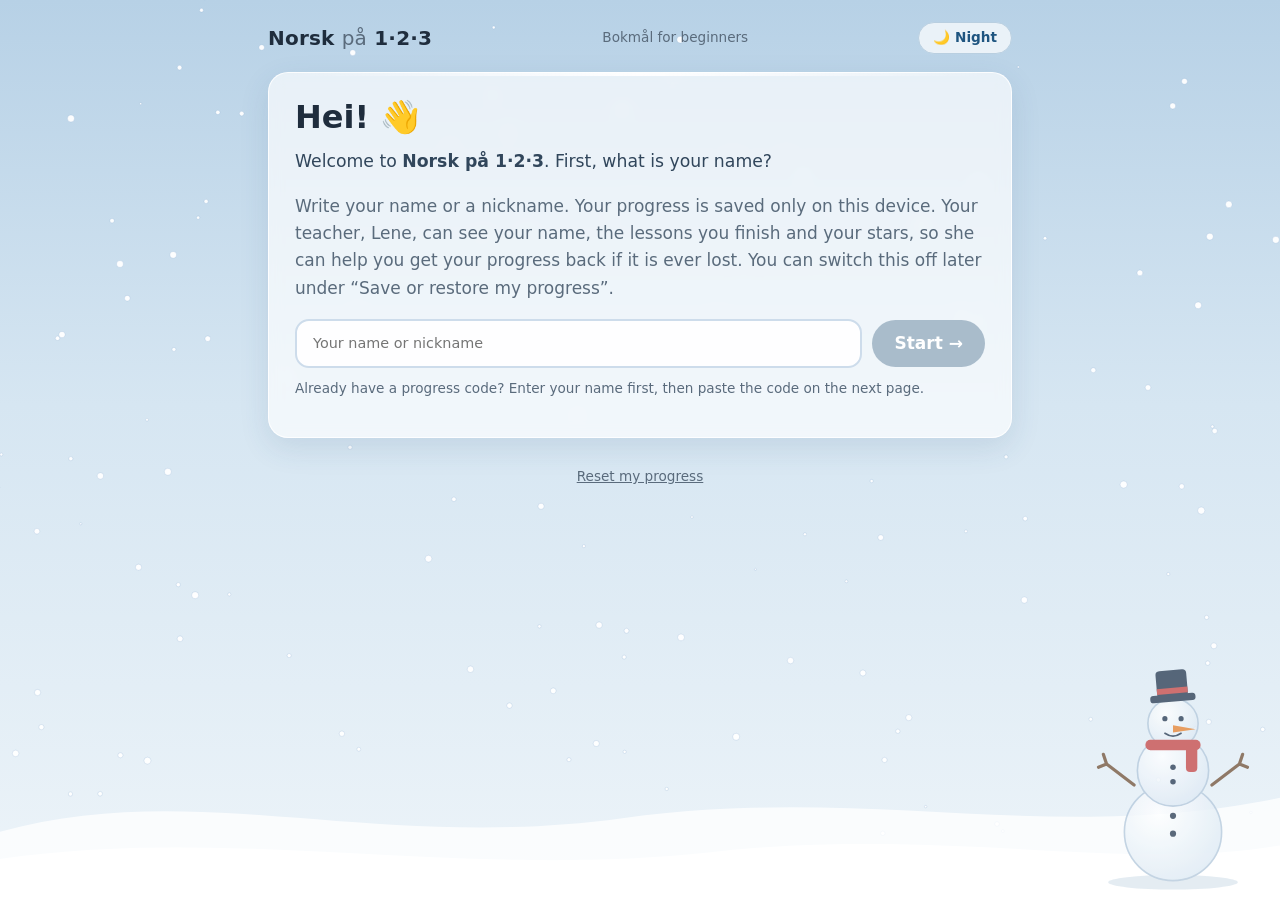
<file: index.html>
<!DOCTYPE html>
<html lang="en">
<head>
<meta charset="utf-8">
<meta name="viewport" content="width=device-width, initial-scale=1">
<title>Norsk på 1·2·3</title>
<meta name="description" content="Learn Norwegian (Bokmål) step by step, with explanations in English.">
<link rel="icon" href="data:image/svg+xml,%3Csvg xmlns='http://www.w3.org/2000/svg' viewBox='0 0 100 100'%3E%3Ctext y='.9em' font-size='90'%3E%E2%9D%84%EF%B8%8F%3C/text%3E%3C/svg%3E">
<script>try{var t=localStorage.getItem("norsk123.theme");if(!t&&window.matchMedia&&matchMedia("(prefers-color-scheme: dark)").matches)t="dark";document.documentElement.dataset.theme=t||"light"}catch(e){}</script>
<link rel="stylesheet" href="css/style.css">
</head>
<body>

<canvas id="stars" aria-hidden="true"></canvas>
<div class="moon" aria-hidden="true"></div>
<canvas id="snow" aria-hidden="true"></canvas>

<svg class="drift" aria-hidden="true" viewBox="0 0 1440 220" preserveAspectRatio="none">
  <path d="M0 120 C 220 40, 420 150, 700 100 C 980 50, 1180 140, 1440 70 L1440 220 L0 220 Z" fill="#ffffff" opacity=".75"/>
  <path d="M0 160 C 260 110, 520 190, 800 150 C 1060 112, 1260 180, 1440 140 L1440 220 L0 220 Z" fill="#ffffff"/>
</svg>

<svg class="snowman" aria-hidden="true" viewBox="0 0 200 300" role="presentation">
  <defs>
    <radialGradient id="sg" cx="35%" cy="30%" r="80%">
      <stop offset="0" stop-color="#ffffff"/>
      <stop offset="1" stop-color="#dbe8f3"/>
    </radialGradient>
  </defs>
  <ellipse cx="100" cy="288" rx="80" ry="9" fill="#9db9d1" opacity=".35"/>
  <path d="M52 168 L18 142 M18 142 L8 146 M18 142 L14 130" stroke="#7a5c43" stroke-width="4" stroke-linecap="round" fill="none"/>
  <path d="M148 168 L182 142 M182 142 L192 146 M182 142 L186 130" stroke="#7a5c43" stroke-width="4" stroke-linecap="round" fill="none"/>
  <circle cx="100" cy="226" r="60" fill="url(#sg)" stroke="#b6cadc" stroke-width="2"/>
  <circle cx="100" cy="150" r="44" fill="url(#sg)" stroke="#b6cadc" stroke-width="2"/>
  <circle cx="100" cy="92" r="31" fill="url(#sg)" stroke="#b6cadc" stroke-width="2"/>
  <rect class="scarf" x="66" y="112" width="68" height="13" rx="6" fill="#c9514f"/>
  <rect class="scarf" x="116" y="118" width="14" height="34" rx="5" fill="#c9514f"/>
  <circle cx="90" cy="86" r="3.2" fill="#33445a"/>
  <circle cx="110" cy="86" r="3.2" fill="#33445a"/>
  <path d="M100 94 L128 99 L100 103 Z" fill="#e8893b"/>
  <path d="M90 104 q10 7 20 0" stroke="#33445a" stroke-width="2" fill="none" stroke-linecap="round"/>
  <circle cx="100" cy="146" r="3.4" fill="#33445a"/>
  <circle cx="100" cy="164" r="3.4" fill="#33445a"/>
  <circle cx="100" cy="206" r="3.8" fill="#33445a"/>
  <circle cx="100" cy="228" r="3.8" fill="#33445a"/>
  <g class="hat" transform="rotate(-5 100 62)"><rect class="hatpart" x="72" y="56" width="56" height="9" rx="4" fill="#33445a"/>
  <rect class="hatpart" x="81" y="26" width="38" height="34" rx="5" fill="#33445a"/><rect x="81" y="48" width="38" height="7" fill="#c9514f"/></g>
</svg>

<div class="shell">
  <header class="top">
    <a href="#" id="homeLink" class="brand" aria-label="Norsk på 1·2·3, home">Norsk <span>på</span> 1·2·3</a>
    <span class="tag">Bokmål for beginners</span>
    <button id="themeBtn" class="themebtn" type="button">🌙 Night</button>
  </header>
  <main id="app" tabindex="-1"></main>
  <footer class="foot">
    <button id="resetBtn" class="linkish">Reset my progress</button>
  </footer>
</div>

<script src="js/audio.js"></script>
<script src="js/modules.js"></script>
<script src="js/config.js"></script>
<script src="js/app.js"></script>
</body>
</html>
</file>
<file: css/style.css>
:root{
  --ink:#1f2d3d;
  --muted:#5a6b7c;
  --blue:#2f6f9f;
  --blue-d:#1f5580;
  --blue-l:#e3eef7;
  --ok:#2c7a58;
  --ok-bg:#e3f3ea;
  --bad:#a84646;
  --bad-bg:#f8e6e6;
  --en:#3b6ea5;
  --ei:#b05279;
  --et:#3f8a69;
  --glass:rgba(255,255,255,.66);
  --edge:rgba(255,255,255,.85);
  --shadow:0 10px 30px rgba(40,80,120,.12);
}
*{box-sizing:border-box}
html{-webkit-text-size-adjust:100%}
body{
  margin:0;
  color:var(--ink);
  font:17px/1.6 "Avenir Next","Segoe UI",system-ui,-apple-system,Roboto,"Helvetica Neue",sans-serif;
  min-height:100vh;
  background:linear-gradient(180deg,#b7d1e6 0%,#d6e6f2 45%,#edf4f9 100%) fixed;
  position:relative;
  overflow-x:hidden;
}
#snow{position:fixed;inset:0;width:100%;height:100%;z-index:0;pointer-events:none}
.drift{position:fixed;left:0;right:0;bottom:0;width:100%;height:150px;z-index:0;pointer-events:none}
.snowman{position:fixed;right:max(2vw,12px);bottom:8px;height:min(46vh,380px);width:auto;z-index:0;pointer-events:none;opacity:.95}
.shell{position:relative;z-index:1;max-width:780px;margin:0 auto;padding:22px 18px 120px}
.top{display:flex;align-items:baseline;justify-content:space-between;gap:12px;margin-bottom:18px}
.brand{font-weight:700;font-size:1.25rem;letter-spacing:.2px;color:var(--ink);text-decoration:none}
.brand span{font-weight:400;color:var(--muted)}
.tag{font-size:.85rem;color:var(--muted)}
h1,h2,h3{line-height:1.25;margin:0 0 .5em;font-weight:700}
h1{font-size:2rem}
h2{font-size:1.4rem}
h3{font-size:1.1rem;color:var(--blue-d)}
p{margin:0 0 1em}
.lead{font-size:1.08rem;color:#31465b}
.card{
  background:var(--glass);
  -webkit-backdrop-filter:blur(7px);backdrop-filter:blur(7px);
  border:1px solid var(--edge);
  border-radius:20px;
  box-shadow:var(--shadow);
  padding:24px 26px;
  margin-bottom:16px;
  position:relative;
}
.card::before{ /* thin snow cap on top edge */
  content:"";position:absolute;left:22px;right:22px;top:-1px;height:4px;
  background:linear-gradient(90deg,transparent,rgba(255,255,255,.95),transparent);
  border-radius:4px;
}
.hero h1{margin-bottom:.35em}

/* buttons */
button{font:inherit;color:inherit;cursor:pointer}
.btn{
  display:inline-flex;align-items:center;gap:8px;
  background:var(--blue);color:#fff;border:0;border-radius:999px;
  padding:10px 22px;font-weight:600;
  transition:background .15s,transform .05s;
}
.btn:hover{background:var(--blue-d)}
.btn:active{transform:translateY(1px)}
.btn:disabled{background:#a9bccb;cursor:not-allowed}
.btn.ghost{background:rgba(255,255,255,.7);color:var(--blue-d);border:1px solid #b9cfe0}
.btn.ghost:hover{background:#fff}
.row{display:flex;flex-wrap:wrap;gap:10px;align-items:center}
.row.between{justify-content:space-between}
.linkish{background:none;border:0;color:var(--muted);text-decoration:underline;font-size:.85rem;padding:4px}
.foot{text-align:center;margin-top:24px}
:focus-visible{outline:3px solid #7fb2dc;outline-offset:2px}
main:focus{outline:none}

/* module path */
.path{list-style:none;margin:0;padding:0}
.mod{
  display:flex;gap:16px;align-items:center;width:100%;text-align:left;
  background:var(--glass);-webkit-backdrop-filter:blur(7px);backdrop-filter:blur(7px);
  border:1px solid var(--edge);border-radius:18px;box-shadow:var(--shadow);
  padding:16px 20px;margin-bottom:12px;color:var(--ink);
  transition:transform .12s,background .12s;
}
button.mod:hover{transform:translateY(-2px);background:rgba(255,255,255,.85)}
.mod .num{
  flex:0 0 46px;height:46px;border-radius:50%;
  display:grid;place-items:center;font-weight:700;font-size:1.1rem;
  background:var(--blue-l);color:var(--blue-d);border:2px solid #b9cfe0;
}
.mod.done .num{background:var(--ok);border-color:var(--ok);color:#fff}
.mod .info{flex:1;min-width:0}
.mod .info b{display:block;font-size:1.05rem}
.mod .info small{color:var(--muted);font-size:.9rem}
.mod .state{font-size:.85rem;color:var(--muted);white-space:nowrap}
.mod.done .state{color:var(--ok);font-weight:600}
.mod.locked{opacity:.62;cursor:default}
.mod.soon{opacity:.5;background:rgba(255,255,255,.4);box-shadow:none}
.banner{
  background:#fff7e0;border:1px solid #ecd9a0;color:#6a5316;
  border-radius:14px;padding:12px 16px;margin-bottom:16px;font-size:.92rem;
}

/* lesson content */
.crumbs{font-size:.88rem;color:var(--muted);margin-bottom:10px}
.dots{display:flex;gap:6px;margin:0 0 16px}
.dots i{height:6px;flex:1;border-radius:4px;background:#c9d9e6}
.dots i.on{background:var(--blue)}
.term{
  background:var(--blue-l);border-left:4px solid var(--blue);
  border-radius:10px;padding:10px 14px;margin:14px 0;font-size:.98rem;
}
.tip{
  background:#fff6e4;border-left:4px solid #e0a93b;
  border-radius:10px;padding:10px 14px;margin:14px 0;font-size:.98rem;
}
table{border-collapse:collapse;width:100%;margin:12px 0;font-size:.97rem}
th,td{padding:9px 10px;text-align:left;border-bottom:1px solid rgba(90,120,150,.2);vertical-align:top}
th{font-size:.8rem;letter-spacing:.04em;text-transform:uppercase;color:var(--muted)}
td.big{font-size:1.6rem;font-weight:700;color:var(--blue-d);width:56px}
.w{display:inline-flex;align-items:center;gap:6px;margin:2px 12px 2px 0;white-space:nowrap}
.w b{font-weight:700}
.w .en{color:var(--muted);font-size:.9rem}
.say{
  background:#fff;border:1px solid #b9cfe0;border-radius:50%;
  width:28px;height:28px;display:inline-grid;place-items:center;font-size:.8rem;padding:0;line-height:1;
}
.say:hover{background:var(--blue-l)}
.g{display:inline-block;font-weight:700;font-size:.85rem;padding:1px 9px;border-radius:999px;color:#fff}
.g-en{background:var(--en)}.g-ei{background:var(--ei)}.g-et{background:var(--et)}
.cols{display:grid;grid-template-columns:repeat(3,1fr);gap:14px}
.cols>div{background:rgba(255,255,255,.55);border-radius:14px;padding:12px 14px}
.cols .w{display:flex;margin:4px 0}
.rule{font-size:1.05rem;text-align:center;background:rgba(255,255,255,.6);border-radius:12px;padding:10px;margin:10px 0}
.arrow{color:var(--muted);padding:0 4px}
.hl{color:var(--blue-d);font-weight:700}

/* practice */
.progress{height:8px;background:#c9d9e6;border-radius:6px;overflow:hidden;margin-bottom:16px}
.progress i{display:block;height:100%;background:var(--blue);transition:width .25s}
.q{font-size:1.15rem;margin-bottom:16px}
.q .blank{display:inline-block;min-width:42px;border-bottom:2px solid var(--blue);text-align:center;color:var(--blue-d)}
.listenbar{display:flex;gap:10px;margin-bottom:16px;flex-wrap:wrap}
.bigsay{
  display:inline-flex;align-items:center;gap:8px;background:#fff;border:1px solid #b9cfe0;
  border-radius:999px;padding:10px 20px;font-weight:600;color:var(--blue-d)
}
.bigsay:hover{background:var(--blue-l)}
.opts{display:grid;gap:10px;margin-bottom:16px}
.opt{
  text-align:left;background:rgba(255,255,255,.8);border:2px solid #cddceb;border-radius:14px;
  padding:11px 16px;transition:border-color .12s,background .12s;
}
.opt:hover{border-color:#8db5d6}
.opt.sel{border-color:var(--blue);background:var(--blue-l)}
.opt.right{border-color:var(--ok);background:var(--ok-bg)}
.opt.wrong{border-color:var(--bad);background:var(--bad-bg)}
.opts.two{grid-template-columns:repeat(auto-fit,minmax(130px,1fr))}
input.ans{
  font:inherit;width:100%;max-width:420px;padding:11px 16px;border-radius:14px;
  border:2px solid #cddceb;background:rgba(255,255,255,.9);color:var(--ink);
}
input.ans:focus{outline:none;border-color:var(--blue)}
input.ans.right{border-color:var(--ok);background:var(--ok-bg)}
input.ans.wrong{border-color:var(--bad);background:var(--bad-bg)}
.chars{display:flex;gap:8px;margin:10px 0 16px}
.chars button{background:#fff;border:1px solid #b9cfe0;border-radius:10px;padding:4px 14px;font-weight:700;font-size:1.05rem}
.chars button:hover{background:var(--blue-l)}
.match{display:grid;grid-template-columns:1fr 1fr;gap:10px 24px;margin-bottom:16px}
.match .opt{text-align:center}
.match .opt.done{border-color:var(--ok);background:var(--ok-bg);opacity:.75;cursor:default}
.match .opt.flash{border-color:var(--bad);background:var(--bad-bg)}
.feedback{border-radius:14px;padding:12px 16px;margin-bottom:16px;font-size:.98rem}
.feedback.ok{background:var(--ok-bg);border:1px solid #b6dcc6}
.feedback.no{background:var(--bad-bg);border:1px solid #e5bcbc}
.feedback > b{display:block;margin-bottom:2px}
.noaudio{font-size:.88rem;color:#6a5316;background:#fff7e0;border-radius:10px;padding:6px 12px;margin-bottom:12px}
.score{font-size:3rem;font-weight:700;color:var(--blue-d);line-height:1.1}
.score.ok{color:var(--ok)}
ul.wronglist{padding-left:20px;margin:8px 0 16px}
ul.wronglist li{margin-bottom:8px}

@media (max-width:640px){
  body{font-size:16px}
  h1{font-size:1.65rem}
  .card{padding:20px 18px}
  .cols{grid-template-columns:1fr}
  .match{gap:10px 12px}
  .mod .state{display:none}
  .tag{display:none}
  .snowman{height:30vh;opacity:.6}
}
@media (prefers-reduced-motion:reduce){
  *{transition:none!important}
}

/* ───────── Duolingo-style additions ───────── */
.stats{display:flex;flex-wrap:wrap;gap:10px;margin-top:6px}
.stats span{background:rgba(255,255,255,.75);border:1px solid #cddceb;border-radius:999px;padding:4px 14px;font-size:.92rem;font-weight:600;color:var(--blue-d)}
.practice{margin-bottom:18px;cursor:pointer}
.unit{margin:26px 0 8px}
.unithead{
  display:flex;flex-direction:column;gap:2px;
  background:var(--blue);color:#fff;border-radius:18px;padding:14px 20px;
  box-shadow:var(--shadow);
}
.unithead b{font-size:1.15rem}
.unithead small{opacity:.85;margin-left:8px;font-weight:400}
.unithead span{opacity:.9;font-size:.92rem}
.trail{display:flex;flex-direction:column;align-items:center;gap:18px;padding:22px 0 10px}
.node{display:flex;flex-direction:column;align-items:center;width:200px;text-align:center}
.node:nth-child(4n+2){transform:translateX(-46px)}
.node:nth-child(4n+4){transform:translateX(46px)}
.circle{
  width:74px;height:74px;border-radius:50%;font-size:2rem;line-height:1;
  display:grid;place-items:center;
  background:rgba(255,255,255,.92);border:3px solid #b9cfe0;
  box-shadow:0 6px 0 #aac3d8,0 12px 22px rgba(40,80,120,.15);
  transition:transform .1s,box-shadow .1s;
}
.circle:hover:not(:disabled){transform:translateY(-2px)}
.circle:active:not(:disabled){transform:translateY(4px);box-shadow:0 2px 0 #aac3d8}
.node.done .circle{background:var(--ok);border-color:#256a4a;box-shadow:0 6px 0 #1f5a3f,0 12px 22px rgba(30,90,60,.2);color:#fff;font-size:1.8rem;font-weight:700}
.node.current .circle{background:var(--blue);border-color:var(--blue-d);box-shadow:0 6px 0 #184767,0 0 0 8px rgba(47,111,159,.22);color:#fff;animation:pulse 2s infinite}
.node.locked .circle{background:#dbe5ee;border-color:#c3d1de;box-shadow:0 6px 0 #c3d1de;opacity:.8;cursor:not-allowed;filter:grayscale(.6)}
@keyframes pulse{0%,100%{box-shadow:0 6px 0 #184767,0 0 0 6px rgba(47,111,159,.22)}50%{box-shadow:0 6px 0 #184767,0 0 0 13px rgba(47,111,159,.08)}}
.nlabel{margin-top:10px;line-height:1.25}
.nlabel b{display:block;font-size:.95rem;background:rgba(255,255,255,.7);padding:2px 10px;border-radius:10px}
.nlabel small{color:var(--muted);letter-spacing:2px}
.node.current .nlabel small{color:var(--blue-d);font-weight:700;letter-spacing:.5px}

.runhead{display:flex;justify-content:space-between;align-items:center;font-size:.88rem;color:var(--muted);margin:-6px 0 14px}
.bigvis{font-size:4.6rem;line-height:1.1;display:block;text-align:center;margin:4px 0 6px}
.bigword{font-size:2.3rem;font-weight:700;color:var(--blue-d);display:block;text-align:center}
.bigwrap{margin-bottom:12px}
.newword{text-align:center;padding-top:30px}
.badge{position:absolute;top:14px;left:18px;background:var(--blue-l);color:var(--blue-d);font-size:.75rem;font-weight:700;letter-spacing:.08em;text-transform:uppercase;border-radius:999px;padding:3px 12px}
.nw-no{font-size:2.4rem;font-weight:700;color:var(--blue-d);line-height:1.2}
.nw-en{font-size:1.15rem;color:var(--muted);margin:4px 0 16px}
.newword .tip{text-align:left;margin-top:16px}
.note h2{margin-bottom:.6em}
.noteicon{font-size:2.6rem;line-height:1;margin-bottom:6px}
.alpha{display:grid;grid-template-columns:repeat(auto-fill,minmax(40px,1fr));gap:8px;margin:14px 0}
.alpha span{background:rgba(255,255,255,.8);border:1px solid #cddceb;border-radius:10px;text-align:center;padding:6px 0;font-weight:700;font-size:1.15rem;color:var(--ink)}
.alpha span.newl{background:var(--blue);border-color:var(--blue-d);color:#fff}
.line{min-height:62px;border-bottom:2px solid #b9cfe0;display:flex;flex-wrap:wrap;gap:8px;align-items:center;padding:6px 0 10px;margin-bottom:18px}
.tiles{display:flex;flex-wrap:wrap;gap:10px;margin-bottom:18px}
.tile{
  background:#fff;border:2px solid #cddceb;border-radius:12px;padding:8px 16px;font-weight:600;font-size:1.05rem;
  box-shadow:0 3px 0 #cddceb;
}
.tile:hover:not(:disabled){border-color:#8db5d6}
.tile.used{background:transparent;border-style:dashed;box-shadow:none;color:transparent;cursor:default}
.stars{font-size:2.4rem;color:#e0a93b;letter-spacing:6px;margin:6px 0}
.done{text-align:center}
.done .stats{justify-content:center}
.opt{font-size:1.05rem}

@media (max-width:640px){
  .node{width:150px}
  .node:nth-child(4n+2){transform:translateX(-26px)}
  .node:nth-child(4n+4){transform:translateX(26px)}
  .bigvis{font-size:3.8rem}
}
@media (max-width:1300px){
  .snowman{height:27vh;opacity:.8}
}
[hidden]{display:none!important}

/* grammar badge, chat bubbles */
.tagbadge{display:inline-block;font-size:.75rem;font-weight:700;letter-spacing:.06em;text-transform:uppercase;color:var(--blue-d);background:var(--blue-l);border-radius:999px;padding:3px 11px;margin-bottom:10px}
.tagbadge.gram{background:#fff3cf;color:#7a5a00}
.tip.bad{background:var(--bad-bg);border-color:#e3b9b9}
.chat{display:flex;flex-direction:column;gap:8px;margin:4px 0 12px}
.bub{max-width:80%;padding:9px 14px;border-radius:18px;font-size:1.1rem;line-height:1.4}
.bub.them{align-self:flex-start;background:#fff;border:1.5px solid rgba(47,111,159,.25);border-bottom-left-radius:6px}
.bub.me{align-self:flex-end;background:var(--blue);color:#fff;border-bottom-right-radius:6px}
.bub.ghost{opacity:.55}
.note table{width:100%;border-collapse:collapse;margin:10px 0}

/* ───────── word grid, picture exercises ───────── */
.top{align-items:center}
.themebtn{background:rgba(255,255,255,.7);border:1px solid #b9cfe0;border-radius:999px;padding:4px 14px;font-size:.85rem;color:var(--blue-d);font-weight:600}
.themebtn:hover{background:#fff}
.tilegrid{display:grid;grid-template-columns:repeat(auto-fit,minmax(150px,1fr));gap:12px;margin:16px 0 8px}
.wtile{display:flex;flex-direction:column;align-items:center;gap:2px;background:rgba(255,255,255,.9);border:2px solid #cddceb;border-radius:18px;padding:14px 10px;box-shadow:0 4px 0 #cddceb;transition:transform .1s,border-color .12s}
.wtile:hover{border-color:#8db5d6;transform:translateY(-2px)}
.wtile .wv{font-size:3.2rem;line-height:1.1}
.wtile .wn{font-size:1.25rem;font-weight:700;color:var(--blue-d);text-align:center}
.wtile .we{font-size:.88rem;color:var(--muted);text-align:center}
.wtile.seen{border-color:#9fcdb5}
.wtile.on{border-color:var(--blue);box-shadow:0 4px 0 var(--blue),0 0 0 4px rgba(47,111,159,.18)}
.gsel{margin-top:8px}
.gword{display:flex;align-items:center;justify-content:center;gap:10px;font-size:1.2rem}
.gword .say{margin-left:4px}
.btn.ready{animation:pop .35s}
@keyframes pop{50%{transform:scale(1.07)}}
.opts.pics{grid-template-columns:repeat(2,1fr)}
.picbtn{text-align:center;font-size:3rem;line-height:1.2;padding:14px 8px}
.opt.bigemo{font-size:2.4rem;line-height:1.2;text-align:center;padding:8px}
.match .opt.done{animation:pop .3s}
.match .opt.flash{animation:shake .3s}
@keyframes shake{25%{transform:translateX(-5px)}75%{transform:translateX(5px)}}

/* ───────── night mode: dark winter landscape ───────── */
#stars{position:fixed;inset:0;width:100%;height:100%;z-index:0;pointer-events:none;display:none}
.moon{position:fixed;top:7vh;left:9vw;width:74px;height:74px;border-radius:50%;z-index:0;pointer-events:none;display:none;
  background:radial-gradient(circle at 35% 35%,#fffbe8,#f3ecc8 60%,#e3d9a8);box-shadow:0 0 40px 12px rgba(255,248,210,.25),0 0 120px 40px rgba(255,248,210,.1)}
html[data-theme="dark"] #stars,html[data-theme="dark"] .moon{display:block}
html[data-theme="dark"]{
  --ink:#e8f0f8;--muted:#a3b7cb;--blue:#4a93c9;--blue-d:#9fd0f2;--blue-l:#1d3550;
  --ok:#5cc596;--ok-bg:#163b30;--bad:#f08a8a;--bad-bg:#40222a;
  --en:#5b8fd0;--ei:#d27aa0;--et:#5ab88f;
  --glass:rgba(18,32,54,.72);--edge:rgba(120,160,210,.22);--shadow:0 10px 30px rgba(0,0,0,.35);
}
html[data-theme="dark"] body{background:linear-gradient(180deg,#050b1c 0%,#0b1a38 50%,#16305a 100%) fixed;color:var(--ink)}
html[data-theme="dark"] .lead{color:#c7d6e6}
html[data-theme="dark"] .card::before{background:linear-gradient(90deg,transparent,rgba(190,220,255,.55),transparent)}
html[data-theme="dark"] .brand{color:var(--ink)}
html[data-theme="dark"] .btn:disabled{background:#2a3e56;color:#6f86a0}
html[data-theme="dark"] .btn.ghost,html[data-theme="dark"] .themebtn,html[data-theme="dark"] .bigsay,html[data-theme="dark"] .say,html[data-theme="dark"] .chars button,html[data-theme="dark"] .stats span{background:rgba(255,255,255,.08);border-color:rgba(160,195,230,.3);color:var(--blue-d)}
html[data-theme="dark"] .btn.ghost:hover,html[data-theme="dark"] .themebtn:hover,html[data-theme="dark"] .bigsay:hover,html[data-theme="dark"] .say:hover{background:rgba(255,255,255,.16)}
html[data-theme="dark"] button.mod:hover{background:rgba(40,64,100,.85)}
html[data-theme="dark"] .opt,html[data-theme="dark"] .wtile,html[data-theme="dark"] .tile,html[data-theme="dark"] input.ans,html[data-theme="dark"] .alpha span{background:rgba(255,255,255,.07);border-color:rgba(160,195,230,.28);color:var(--ink);box-shadow:none}
html[data-theme="dark"] .wtile{box-shadow:0 4px 0 rgba(160,195,230,.2)}
html[data-theme="dark"] .wtile.on{border-color:var(--blue);box-shadow:0 4px 0 var(--blue),0 0 0 4px rgba(74,147,201,.25)}
html[data-theme="dark"] .opt:hover,html[data-theme="dark"] .wtile:hover,html[data-theme="dark"] .tile:hover:not(:disabled){border-color:#7fb2dc}
html[data-theme="dark"] .opt.sel{background:var(--blue-l);border-color:var(--blue)}
html[data-theme="dark"] .opt.right{background:var(--ok-bg);border-color:var(--ok)}
html[data-theme="dark"] .opt.wrong{background:var(--bad-bg);border-color:var(--bad)}
html[data-theme="dark"] .tile.used{background:transparent;color:transparent}
html[data-theme="dark"] .alpha span.newl{background:var(--blue);color:#fff}
html[data-theme="dark"] .tip{background:rgba(224,169,59,.14);border-left-color:#e0a93b}
html[data-theme="dark"] .tip.bad{background:var(--bad-bg);border-color:#a05a63}
html[data-theme="dark"] .term{background:var(--blue-l)}
html[data-theme="dark"] .rule,html[data-theme="dark"] .cols>div{background:rgba(255,255,255,.07)}
html[data-theme="dark"] .banner,html[data-theme="dark"] .noaudio{background:#3a321a;border-color:#6b5a26;color:#f0dca0}
html[data-theme="dark"] .feedback.ok{border-color:#2f7a5c}
html[data-theme="dark"] .feedback.no{border-color:#7a3f48}
html[data-theme="dark"] .progress,html[data-theme="dark"] .dots i{background:#22344d}
html[data-theme="dark"] .line{border-bottom-color:#3d5878}
html[data-theme="dark"] .circle{background:rgba(255,255,255,.1);border-color:#4a6a8c;box-shadow:0 6px 0 #2a4260,0 12px 22px rgba(0,0,0,.3);color:var(--ink)}
html[data-theme="dark"] .node.locked .circle{background:#1c2c42;border-color:#2c425c;box-shadow:0 6px 0 #2c425c;opacity:.7}
html[data-theme="dark"] .node.done .circle{color:#fff}
html[data-theme="dark"] .node.current .circle{color:#fff}
html[data-theme="dark"] .nlabel b{background:rgba(18,32,54,.7)}
html[data-theme="dark"] .unithead{background:#245d8c}
html[data-theme="dark"] .bub.them{background:rgba(255,255,255,.1);border-color:rgba(160,195,230,.3)}
html[data-theme="dark"] .tagbadge.gram{background:rgba(224,169,59,.2);color:#f2c870}
html[data-theme="dark"] .drift path:first-child{fill:#2a4468;opacity:.8}
html[data-theme="dark"] .drift path:last-child{fill:#dbe8f5}
html[data-theme="dark"] .snowman{opacity:.95;filter:drop-shadow(0 0 14px rgba(150,190,255,.25))}
html[data-theme="dark"] .snowman .scarf{fill:#ffb347;filter:drop-shadow(0 0 5px #ffb347)}
html[data-theme="dark"] .snowman circle[r="60"],html[data-theme="dark"] .snowman circle[r="44"],html[data-theme="dark"] .snowman circle[r="31"]{stroke:#7f9fc4}
html[data-theme="dark"] .snowman ellipse{fill:#0a1730;opacity:.6}
.muted{color:var(--muted)}
@media (max-width:640px){.moon{width:48px;height:48px;top:5vh;left:auto;right:14vw}}

/* day shows snow, night shows stars */
html[data-theme="dark"] #snow{display:none}
html[data-theme="dark"] .snowman .hatpart{fill:#1d2a42;stroke:#8fb2d9;stroke-width:1.6}
.hint-top{display:block;text-align:center;color:var(--muted);font-size:.9rem;margin:-4px 0 8px}

/* ───────── drag and drop ───────── */
.dg{touch-action:none;user-select:none;-webkit-user-select:none;cursor:grab}
.dragghost{position:fixed!important;z-index:1000;pointer-events:none;margin:0!important;opacity:.92;transform:rotate(-2deg) scale(1.05);box-shadow:0 12px 28px rgba(20,50,90,.3)!important;cursor:grabbing}
.dragging{opacity:.35}
.over{outline:3px dashed var(--blue);outline-offset:2px;background:var(--blue-l)!important}
.match .opt.dg.sel{border-color:var(--blue);background:var(--blue-l)}
.tile.letter{min-width:44px;text-align:center;padding:8px 10px;font-size:1.2rem}
.tile.verb,.chip.verb{border-color:#6dbb94;background:#e3f3ea;box-shadow:0 3px 0 #9fd1b6}
.chips{display:flex;flex-wrap:wrap;gap:10px;margin:14px 0 18px;min-height:48px}
.chip{background:#fff;border:2px solid #cddceb;border-radius:999px;padding:7px 18px;font-weight:600;font-size:1.05rem;box-shadow:0 3px 0 #cddceb}
.chip.sel{border-color:var(--blue);background:var(--blue-l)}
.chip.used{border-style:dashed;box-shadow:none;color:transparent;background:transparent;cursor:default}
.chip.placed.right{border-color:var(--ok);background:var(--ok-bg)}
.chip.placed.wrong{border-color:var(--bad);background:var(--bad-bg)}

/* sentence board */
.board{display:flex;flex-wrap:wrap;gap:10px;margin:6px 0 16px}
.sl{position:relative;min-width:84px;min-height:58px;border:2px dashed #b9cfe0;border-radius:14px;background:rgba(255,255,255,.5);display:flex;align-items:center;justify-content:center;padding:14px 6px 6px}
.sl>i{position:absolute;top:2px;left:8px;font-size:.72rem;font-style:normal;color:var(--muted);font-weight:700}
.sl.v2{border-color:#6dbb94;background:rgba(227,243,234,.55)}
.sl.v2::after{content:"verb";position:absolute;top:2px;right:8px;font-size:.68rem;letter-spacing:.05em;text-transform:uppercase;color:var(--ok);font-weight:700}
.sl.right{border-color:var(--ok);background:var(--ok-bg)}
.sl.wrong{border-color:var(--bad);background:var(--bad-bg)}
.sl .tile{padding:5px 12px}

/* label the picture */
.scene{display:flex;flex-wrap:wrap;justify-content:center;gap:14px;margin:8px 0}
.obj{display:flex;flex-direction:column;align-items:center;gap:6px}
.ov{font-size:3.2rem;line-height:1.1}
.lslot{min-width:120px;min-height:44px;border:2px dashed #b9cfe0;border-radius:12px;background:rgba(255,255,255,.5);padding:6px 12px;font-weight:600;font-size:1.05rem}
.lslot.full{border-style:solid;background:#fff}
.lslot.right{border-color:var(--ok);background:var(--ok-bg)}
.lslot.wrong{border-color:var(--bad);background:var(--bad-bg)}

/* sort into boxes */
.bins{display:grid;grid-template-columns:repeat(auto-fit,minmax(130px,1fr));gap:12px;margin:8px 0}
.bin{border:2px dashed #b9cfe0;border-radius:16px;background:rgba(255,255,255,.5);padding:8px;min-height:120px}
.binh{text-align:center;font-weight:700;color:var(--blue-d);margin-bottom:6px}
.binb{display:flex;flex-direction:column;gap:6px;align-items:center}

/* endings */
.erows{display:grid;gap:10px;margin:8px 0}
.erow{display:flex;align-items:center;gap:10px;flex-wrap:wrap}
.esrc{min-width:90px;text-align:right;color:var(--muted)}
.earr{color:var(--muted)}
.estem{font-weight:700;font-size:1.15rem;margin-right:-6px}
.eslot{min-width:64px;min-height:42px;border:2px dashed #b9cfe0;border-radius:10px;background:rgba(255,255,255,.5);font-weight:700;font-size:1.1rem;padding:4px 12px}
.eslot.full{border-style:solid;background:#fff}
.eslot.given{border-style:solid;background:var(--blue-l);cursor:default}
.eslot.right{border-color:var(--ok);background:var(--ok-bg)}
.eslot.wrong{border-color:var(--bad);background:var(--bad-bg)}

/* spot the mistake */
.spotline{display:flex;flex-wrap:wrap;gap:8px;margin:10px 0 18px}
.spotw{background:#fff;border:2px solid #cddceb;border-radius:12px;padding:8px 14px;font-size:1.15rem;font-weight:600}
.spotw.sel{border-color:var(--blue);background:var(--blue-l)}
.spotw.right{border-color:var(--ok);background:var(--ok-bg)}
.spotw.wrong{border-color:var(--bad);background:var(--bad-bg)}

/* memory */
.memgrid{display:grid;grid-template-columns:repeat(4,1fr);gap:10px;margin:8px 0 16px}
.mcard{position:relative;aspect-ratio:1/1;min-height:70px;border:2px solid #b9cfe0;border-radius:14px;background:var(--blue-l);padding:4px;display:grid;place-items:center;font-weight:700}
.mcard .front{display:none;font-size:1.05rem;line-height:1.15;text-align:center;word-break:break-word}
.mcard .front.emo{font-size:2.2rem}
.mcard .back{font-size:1.5rem;opacity:.8}
.mcard.up{background:#fff;border-color:var(--blue)}
.mcard.up .front{display:block}.mcard.up .back{display:none}
.mcard.gone{background:var(--ok-bg);border-color:var(--ok);opacity:.7;animation:pop .3s}
@media (max-width:480px){.memgrid{grid-template-columns:repeat(3,1fr)}.mcard .front{font-size:.95rem}}

/* path: kind labels, goals, guide */
.uh1{display:flex;justify-content:space-between;align-items:flex-start;gap:10px}
.guidebtn{background:rgba(255,255,255,.2);border:1px solid rgba(255,255,255,.5);color:#fff;border-radius:999px;padding:3px 14px;font-size:.85rem;font-weight:600;white-space:nowrap}
.guidebtn:hover{background:rgba(255,255,255,.35)}
.goal{margin-top:6px;background:rgba(255,255,255,.16);border-radius:10px;padding:5px 12px;font-size:.88rem!important;opacity:1!important}
.goal em{opacity:.85;margin-left:4px}
.kind{display:block;font-size:.68rem;letter-spacing:.1em;text-transform:uppercase;color:var(--muted);font-weight:700}
.node.k-mester .circle{border-color:#d9a63a;box-shadow:0 6px 0 #b98a24,0 12px 22px rgba(160,120,30,.2)}
.node.k-mester.current .circle{background:#d9a63a;border-color:#b98a24;box-shadow:0 6px 0 #8a6618,0 0 0 8px rgba(217,166,58,.28)}
.node.k-mester.done .circle{background:#d9a63a;border-color:#b98a24;box-shadow:0 6px 0 #8a6618}
.node.k-samtale .circle{border-color:#8ec0a5}
.noteicon+h2{margin-top:0}

/* dark variants */
html[data-theme="dark"] .tile.verb,html[data-theme="dark"] .chip.verb{background:var(--ok-bg);border-color:var(--ok);box-shadow:none}
html[data-theme="dark"] .chip,html[data-theme="dark"] .spotw,html[data-theme="dark"] .lslot.full,html[data-theme="dark"] .eslot.full{background:rgba(255,255,255,.07);border-color:rgba(160,195,230,.28);color:var(--ink);box-shadow:none}
html[data-theme="dark"] .chip.sel,html[data-theme="dark"] .spotw.sel{background:var(--blue-l);border-color:var(--blue)}
html[data-theme="dark"] .chip.used{background:transparent;color:transparent}
html[data-theme="dark"] .chip.placed.right,html[data-theme="dark"] .spotw.right,html[data-theme="dark"] .lslot.right,html[data-theme="dark"] .eslot.right,html[data-theme="dark"] .sl.right{background:var(--ok-bg);border-color:var(--ok)}
html[data-theme="dark"] .chip.placed.wrong,html[data-theme="dark"] .spotw.wrong,html[data-theme="dark"] .lslot.wrong,html[data-theme="dark"] .eslot.wrong,html[data-theme="dark"] .sl.wrong{background:var(--bad-bg);border-color:var(--bad)}
html[data-theme="dark"] .sl,html[data-theme="dark"] .lslot,html[data-theme="dark"] .eslot,html[data-theme="dark"] .bin{background:rgba(255,255,255,.05);border-color:#3d5878}
html[data-theme="dark"] .sl.v2{background:rgba(92,197,150,.1);border-color:var(--ok)}
html[data-theme="dark"] .eslot.given{background:var(--blue-l)}
html[data-theme="dark"] .mcard{background:var(--blue-l);border-color:#4a6a8c}
html[data-theme="dark"] .mcard.up{background:rgba(255,255,255,.12);border-color:var(--blue)}
html[data-theme="dark"] .mcard.gone{background:var(--ok-bg);border-color:var(--ok)}
html[data-theme="dark"] .dragghost{background:#1d3550!important;color:var(--ink)}
html[data-theme="dark"] .over{background:rgba(74,147,201,.25)!important}
html[data-theme="dark"] .node.k-mester .circle{border-color:#d9a63a}
.tile.verb.used,.chip.used{background:transparent!important;border-style:dashed;box-shadow:none!important}
html[data-theme="dark"] .tile.verb.used{background:transparent!important;border-color:rgba(160,195,230,.28)}

/* progress code */
.codecard summary{cursor:pointer;font-weight:700;color:var(--blue-d)}
.codecard[open] summary{margin-bottom:10px}
.coderow{display:flex;gap:10px;align-items:center;margin:10px 0;flex-wrap:wrap}
.coderow .ans{flex:1;min-width:160px;max-width:none;font-size:.9rem}
.codemsg{min-height:1.4em;font-size:.95rem}
.codemsg.ok{color:var(--ok)}.codemsg.no{color:var(--bad)}
hr.soft{border:0;border-top:1px solid rgba(90,120,150,.2);margin:14px 0}
.sharerow{display:flex;gap:10px;align-items:center}
.small{font-size:.85rem}
</file>
